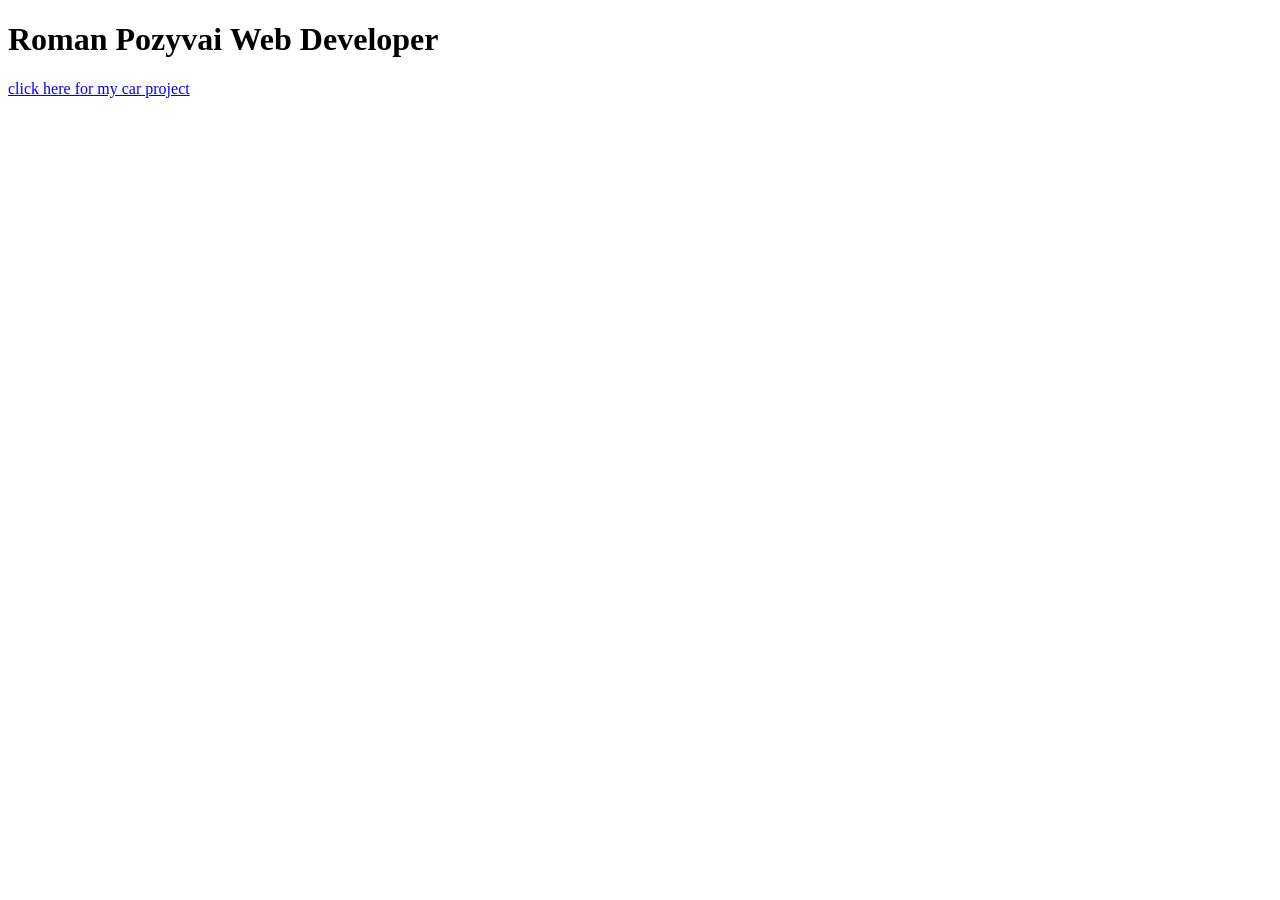
<file: index.html>
<!DOCTYPE html>
<html lang="en">
<head>
    <meta charset="UTF-8">
    <meta name="viewport" content="width=device-width, initial-scale=1.0">
    <title>Roman Pozyvai Web Developer</title>
</head>
<body>
    <h1>Roman Pozyvai Web Developer</h1>
    <a href="https://ymcaaa.github.io/porsche%20project" target="_blank">click here for my car project</a>
</body>
</html>
</file>
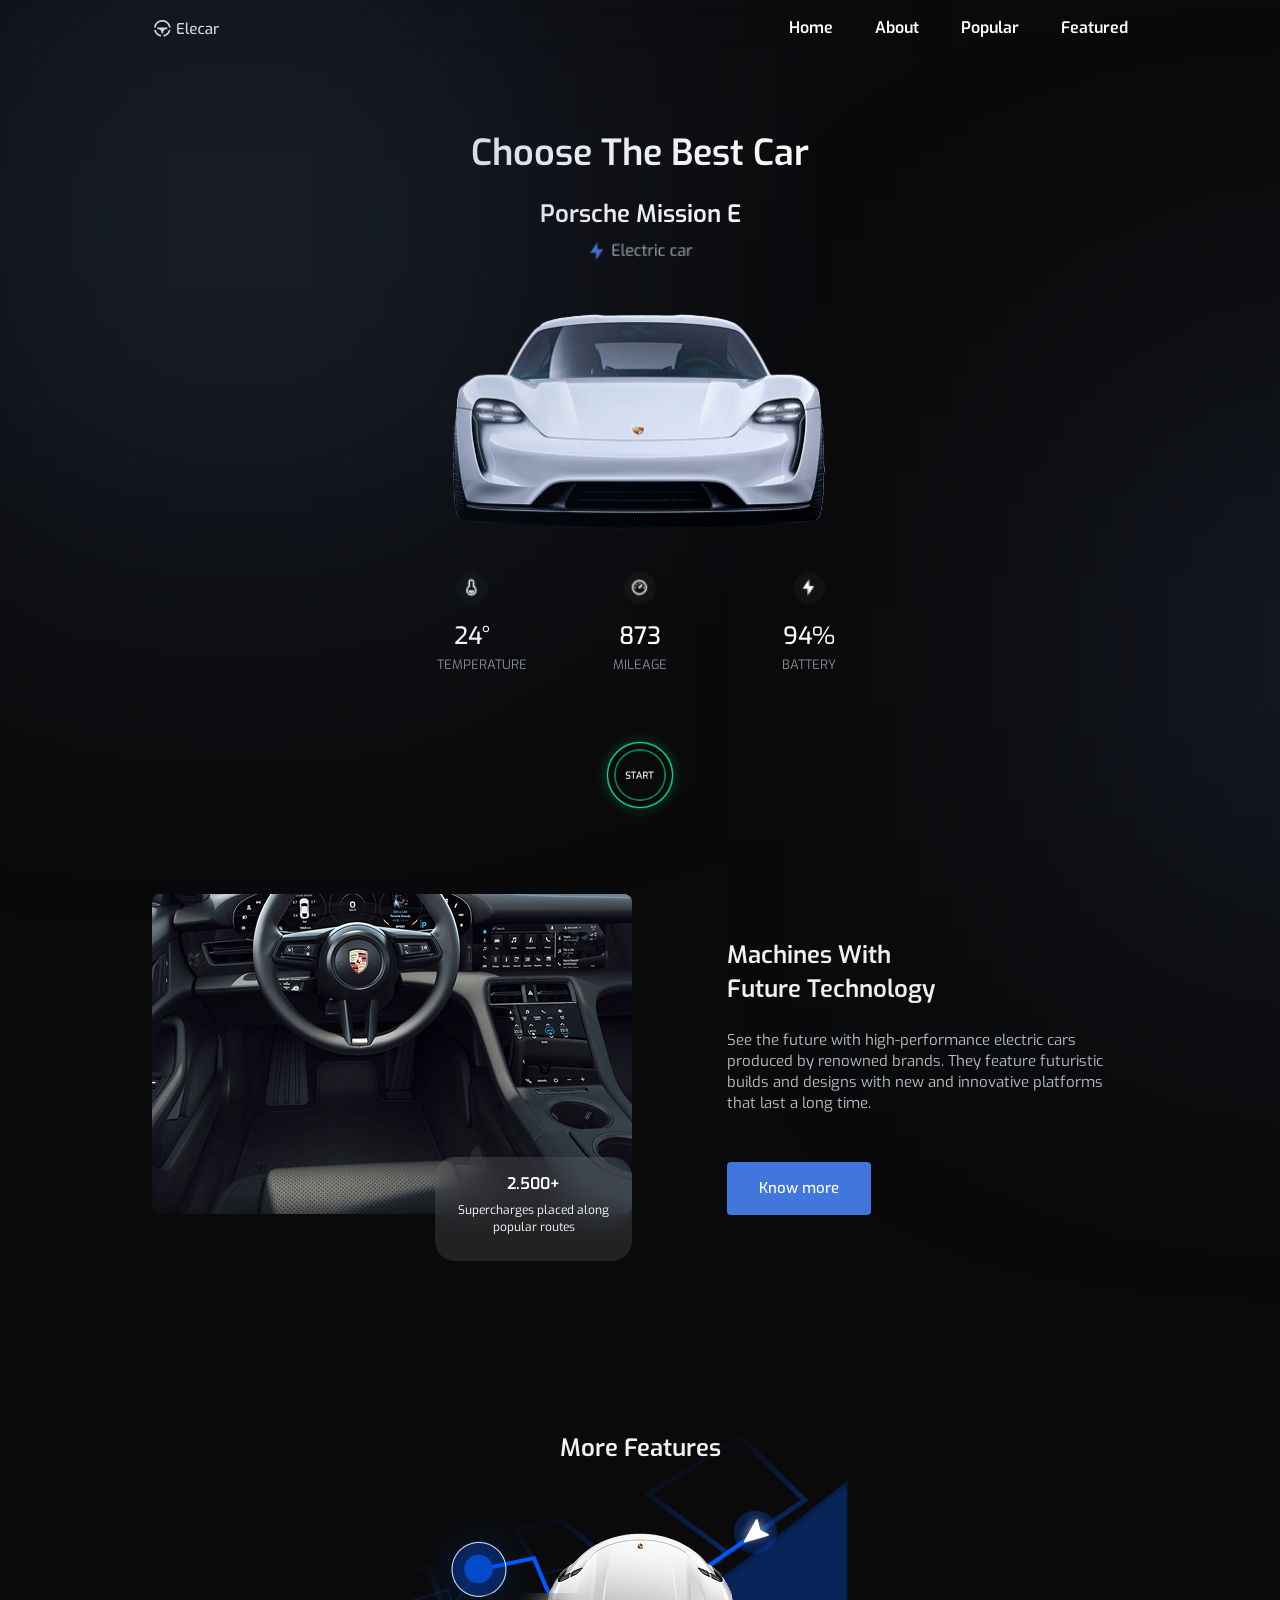
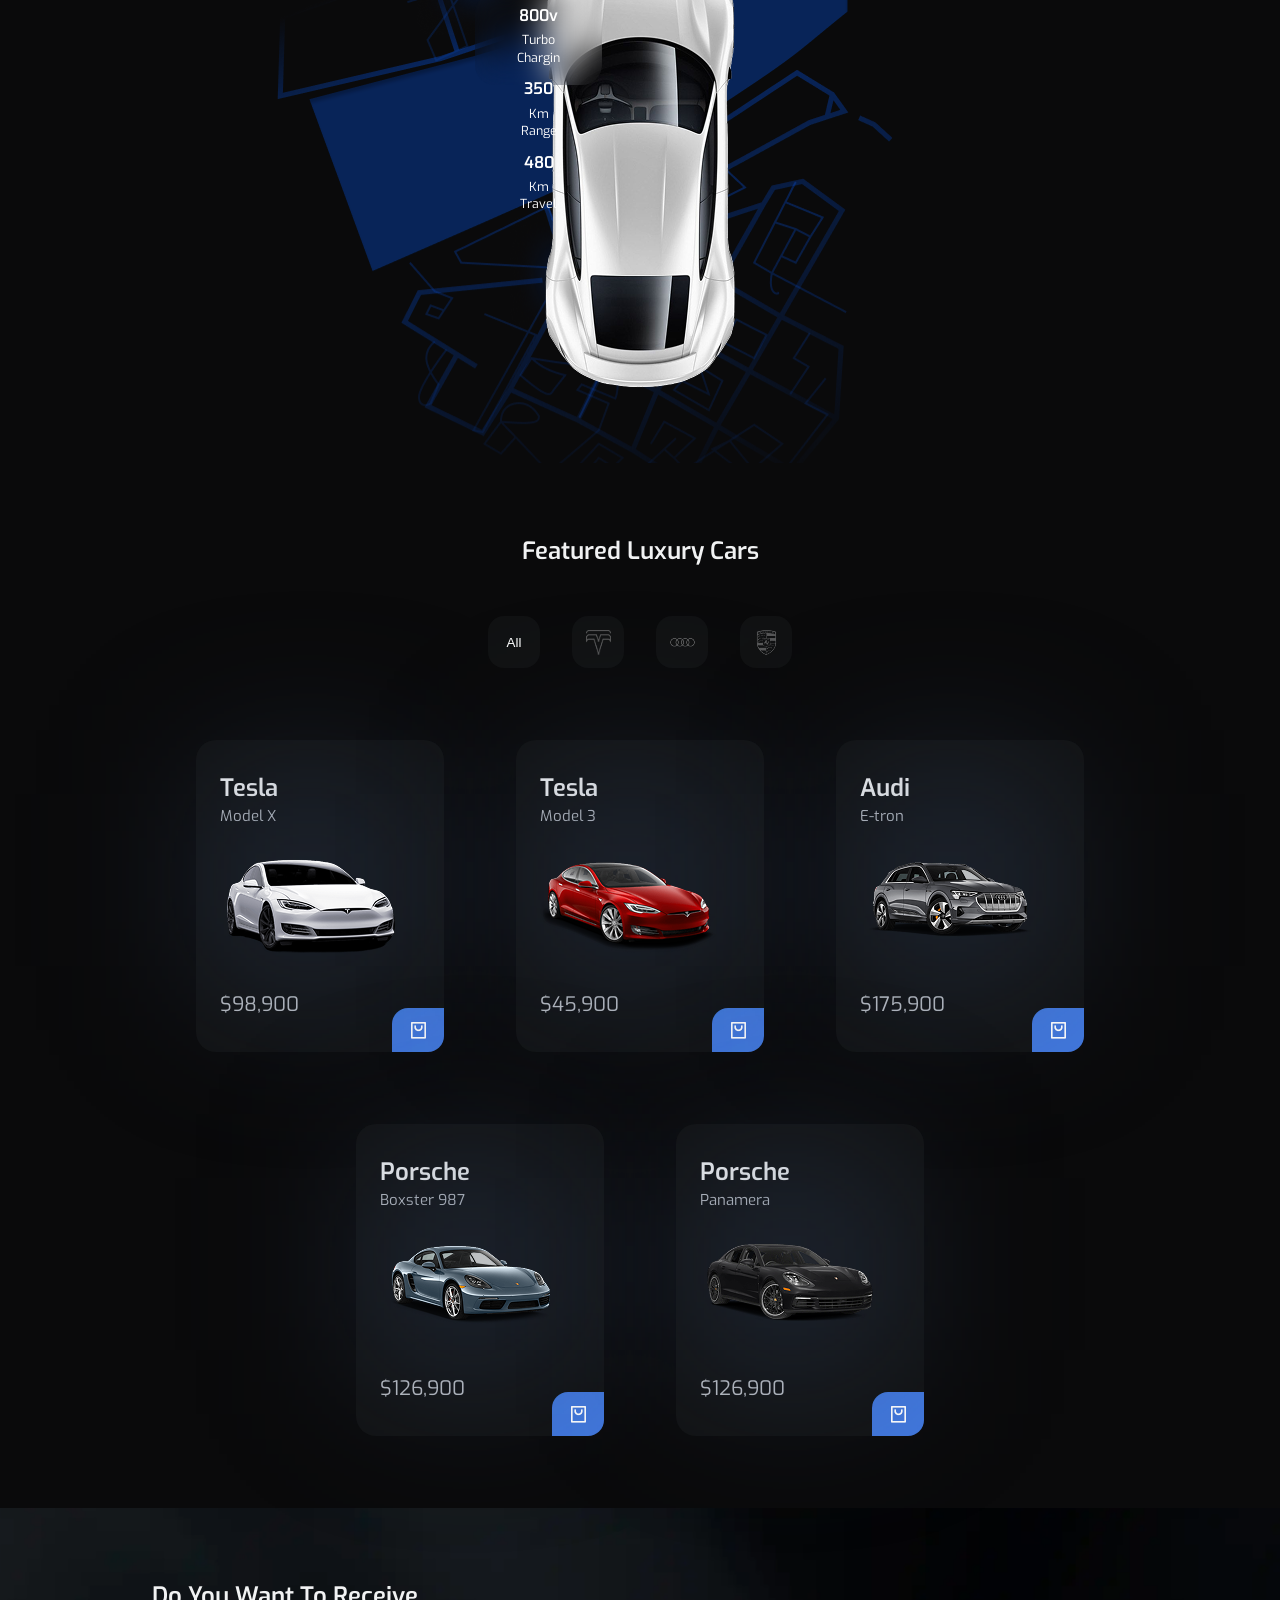
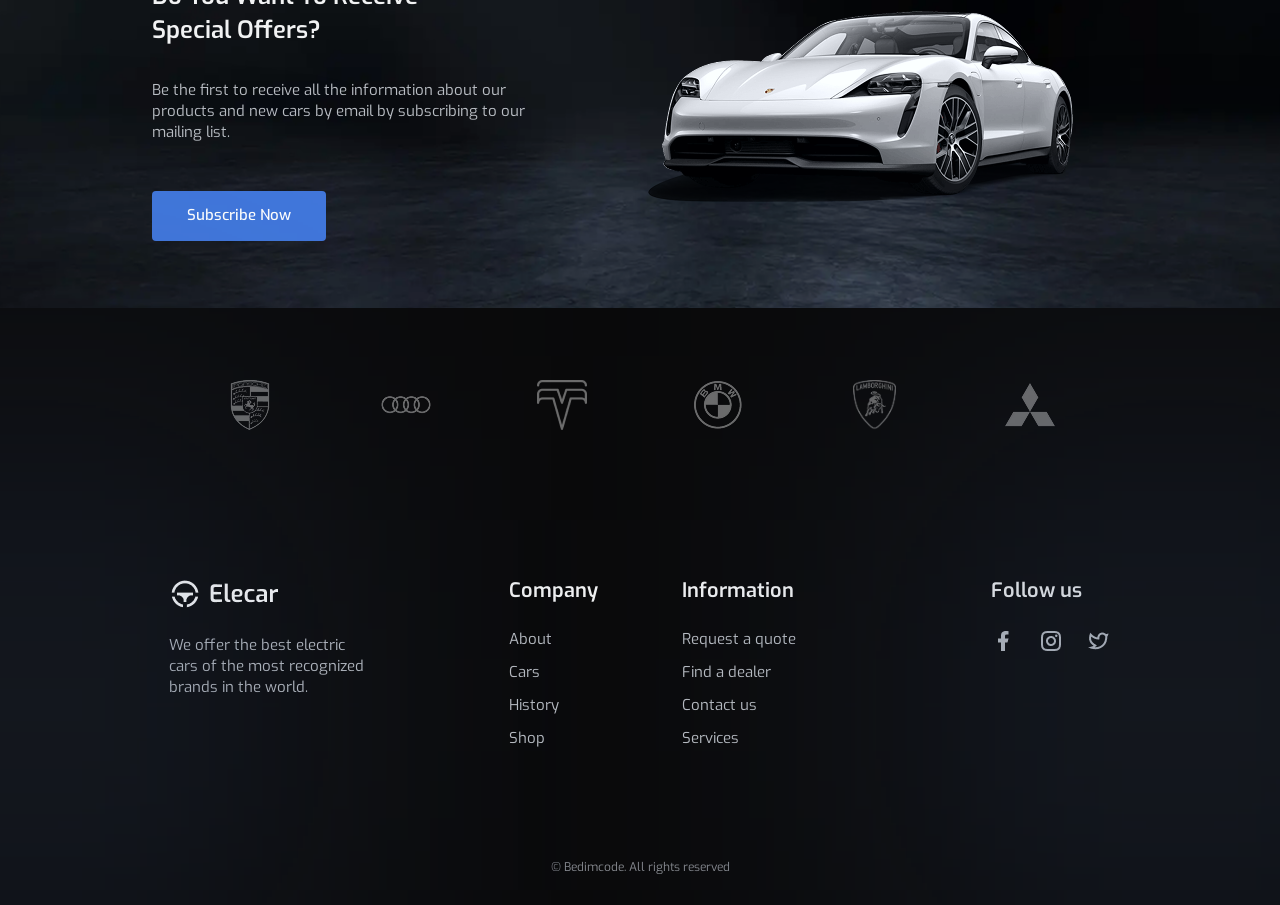
<file: porsche project/index.html>
<!DOCTYPE html>
<html lang="en">

<head>
    <meta charset="UTF-8">
    <meta name="viewport" content="width=device-width, initial-scale=1.0">
    <title>Porsche</title>
    <link rel="icon" type="image/png" sizes="16x16" href="./img/favicon-16x16.png">
    <link rel="stylesheet" href="https://cdnjs.cloudflare.com/ajax/libs/font-awesome/6.7.2/css/all.min.css"
        integrity="sha512-Evv84Mr4kqVGRNSgIGL/F/aIDqQb7xQ2vcrdIwxfjThSH8CSR7PBEakCr51Ck+w+/U6swU2Im1vVX0SVk9ABhg=="
        crossorigin="anonymous" referrerpolicy="no-referrer" />
    <link rel="stylesheet" href="Style.css">
</head>

<body>
    <section class="first-screen">
        <div class="wrap">
            <header>
                <div class="logo"></div>
                <nav class="mobile-menu">
                    <div class="burger-icons">
                        <i id="open" class="fa-solid fa-bars"></i>
                        <i id="close" class="fa-solid fa-x hide"></i>
                    </div>
                    <ul class="mobile-menu-list ">
                        <li>
                            <a href="#">Home</a>
                        </li>
                        <li>
                            <a href="#">About</a>
                        </li>
                        <li>
                            <a href="#">Popular</a>
                        </li>
                        <li>
                            <a href="#">Featured</a>
                        </li>
                    </ul>
                </nav>
                <nav class="desktop-menu">
                    <ul class="desktop-menu-list">
                        <li>
                            <a href="#">Home</a>
                        </li>
                        <li>
                            <a href="#">About</a>
                        </li>
                        <li>
                            <a href="#">Popular</a>
                        </li>
                        <li>
                            <a href="#">Featured</a>
                        </li>
                    </ul>
                </nav>
            </header>
            <h1>Choose The Best Car</h1>
            <div class="PorscheMission">Porsche Mission E</div>
            <div class="elecarImg"></div>
            <div class="mainCarImg"></div>
            <div class="InfoAboutMainCarCont">
                <div class="mainbox">
                    <div class="mainboximg imgtemp"></div>
                    <div class="mainboxindicator">24°</div>
                    <div class="mainboxunits">TEMPERATURE</div>
                </div>
                <div class="mainbox">
                    <div class="mainboximg imgmile"></div>
                    <div class="mainboxindicator">873</div>
                    <div class="mainboxunits">MILEAGE</div>
                </div>
                <div class="mainbox">
                    <div class="mainboximg imgbattery"></div>
                    <div class="mainboxindicator">94%</div>
                    <div class="mainboxunits">BATTERY</div>
                </div>
            </div>
            <div class="buttonStart"></div>
            <div class="blueCloud c1"></div>
            <div class="blueCloud c2"></div>
        </div>
    </section>
    <section class="second-screen">
        <div class="wrap">
            <div class="secondCont">
                <div class="aboutImg">
                    <img src="./img/about 1 (1).png" alt="car interior">
                    <div class="aboutImgContainer">
                        <div class="aboutimgtext t1">2.500+</div>
                        <div class="aboutimgtext t2">Supercharges placed along <br> popular routes</div>
                    </div>
                </div>
                <div class="aboutContent">
                    <div class="title">Machines With <br> Future Technology</div>
                    <div class="description">See the future with high-performance electric cars produced by renowned
                        brands. They feature futuristic builds and designs with new and innovative platforms that last a
                        long time.</div>
                    <button class="btn secondScreenBtn">Know more</button>
                </div>
            </div>
        </div>
    </section>
    <section class="moreFeatures">
        <div class="wrap">
            <div class="title titleCenter">More Features</div>
            <div class="moreFeaturesCarImg">
                <div class="moreFeaturesInfoBoxs position-top">
                    <div class="titleInfoBox">800v</div>
                    <div class="unitsInfoBox">Turbo <br>Chargin</div>
                    <div class="moreFeaturesInfoBoxs position-middle">
                        <div class="titleInfoBox">350</div>
                        <div class="unitsInfoBox">Km <br> Range</div>
                        <div class="moreFeaturesInfoBoxs position-bottom">
                            <div class="titleInfoBox">480</div>
                            <div class="unitsInfoBox">Km <br>Travel</div>
                        </div>
                    </div>
                </div>
    </section>
    <section class="buyCar">
        <div class="wrap">
            <div class="title titleCenter">Featured Luxury Cars</div>
            <div class="buyCarButtons">

                <button class="buyCarBtn" id="buyCarAll">All</button>

                <button class="buyCarBtn" id="buyCarTesla">
                    <div class="buyCarTeslaImg"></div>
                </button>

                <button class="buyCarBtn" id="buyCarAudi">
                    <div class="buyCarAudiImg"></div>
                </button>

                <button class="buyCarBtn" id="buyCarPorsche">
                    <div class="buyCarPorscheImg"></div>
                </button>

            </div>
            <div class="buyCarFlexCont">

                <div class="buyCarBox" data-brand="tesla">
                    <div class="title">Tesla</div>
                    <div class="description">Model X</div>
                    <div class="buyCarBoxImg ModelX"></div>
                    <div class="buyCarBoxPrice">$98,900</div>
                    <div class="buyCarBoxCheckout"></div>
                    <div class="blueCloud buyCarBoxCloud"></div>
                </div>
                <div class="buyCarBox" data-brand="tesla">
                    <div class="title">Tesla</div>
                    <div class="description">Model 3</div>
                    <div class="buyCarBoxImg Model3"></div>
                    <div class="buyCarBoxPrice">$45,900</div>
                    <div class="buyCarBoxCheckout"></div>
                    <div class="blueCloud buyCarBoxCloud"></div>
                </div>
                <div class="buyCarBox" data-brand="audi">
                    <div class="title">Audi</div>
                    <div class="description">E-tron</div>
                    <div class="buyCarBoxImg E-tron"></div>
                    <div class="buyCarBoxPrice">$175,900</div>
                    <div class="buyCarBoxCheckout"></div>
                    <div class="blueCloud buyCarBoxCloud"></div>
                </div>
                <div class="buyCarBox" data-brand="porsche">
                    <div class="title">Porsche</div>
                    <div class="description">Boxster 987</div>
                    <div class="buyCarBoxImg box987"></div>
                    <div class="buyCarBoxPrice">$126,900</div>
                    <div class="buyCarBoxCheckout"></div>
                    <div class="blueCloud buyCarBoxCloud"></div>
                </div>
                <div class="buyCarBox" data-brand="porsche">
                    <div class="title">Porsche</div>
                    <div class="description">Panamera</div>
                    <div class="buyCarBoxImg Panamera"></div>
                    <div class="buyCarBoxPrice">$126,900</div>
                    <div class="buyCarBoxCheckout"></div>
                    <div class="blueCloud buyCarBoxCloud"></div>
                </div>
            </div>
        </div>
    </section>
    <section class="subscription">
        <div class="wrap">
            <div class="title">Do You Want To Receive <br>Special Offers?</div>
            <div class="description subscriptionText">Be the first to receive all the information about our products and
                new cars by email by subscribing to our mailing list.</div>
            <button class="btn Subscribtionbtn">Subscribe Now</button>

        </div>
    </section>
    <section class="logos">
        <div class="wrap ">
            <div class="logoFlex">
                <div class="logoBox PorscheLogo"></div>
                <div class="logoBox AudiLogo"></div>
                <div class="logoBox TeslaLogo"></div>
                <div class="logoBox BMWLogo"></div>
                <div class="logoBox LamboLogo"></div>
                <div class="logoBox MerLogo"></div>
            </div>
        </div>
    </section>
    <footer>
        <div class="wrap">
            <div class="footerFlex">
                <div class="footerInside">
                    <div class="footerBoxDescription">
                        <div class="footerElecarImg"></div>
                        <div class="description">We offer the best electric cars of the most recognized brands in the
                            world.</div>
                    </div>
                    <div class="footerbox">
                        <div class="footerTitle">Company</div>
                        <ul>
                            <li>
                                <a href="#" class="description">About</a>
                            </li>
                            <li>
                                <a href="#" class="description">Cars</a>
                            </li>
                            <li>
                                <a href="#" class="description">History</a>
                            </li>
                            <li>
                                <a href="#" class="description">Shop</a>
                            </li>
                        </ul>
                    </div>
                </div>
                <div class="footerInside">
                    <div class="footerbox">
                        <div class="footerTitle">Information</div>
                        <ul>
                            <li>
                                <a href="#" class="description">Request a quote</a>
                            </li>
                            <li>
                                <a href="#" class="description">Find a dealer</a>
                            </li>
                            <li>
                                <a href="#" class="description">Contact us</a>
                            </li>
                            <li>
                                <a href="#" class="description">Services</a>
                            </li>
                        </ul>
                    </div>
                    <div class="footerbox">
                        <div class="footerTitle">Follow us</div>
                        <div class="footerImgBoxHolder">
                            <div class="footerImgBox facebook"></div>
                            <div class="footerImgBox instagram"></div>
                            <div class="footerImgBox twitter"></div>
                        </div>
                    </div>
                </div>
            </div>
            <div class="copyright">© Bedimcode. All rights reserved</div>

        </div>
        <div class="blueCloud c3"></div>
        <div class="blueCloud c4"></div>
    </footer>
    
    <script src="script.js"></script>
</body>



</html>
<!--
ind = indicator
ind = 
якщо потрібно поставити блоки горизонтально один відносно одното треба застосувати display Flex, flex призначається батьку а впливає на дітей
-->
</file>
<file: porsche project/Style.css>
@import url('https://fonts.googleapis.com/css2?family=Exo:ital,wght@0,100..900;1,100..900&display=swap');
@import url("./firstScreen.css");
@import url("./secondScreen.css");
@import url("./moreFeatures.css");
@import url("./buyCar.css");
@import url("./subscription.css");
@import url("./logos.css");
@import url("./footer.css");
body{
    background-color: var(--dark-color);
    overflow: hidden;
}
*{
    margin: 0;
    padding: 0;
    box-sizing: border-box;
}
:root{
    --dark-color:#0A0A0B;
    --font-exo: "Exo", sans-serif;
}
.wrap{
    max-width: 1024px;
    margin: auto;
    padding: 0 24px;
}
ul{
    list-style: none;
}
a{
    text-decoration: none;
}
img{
    width: 100%;
}
.blueCloud{
    background: #374A6D80;
    filter: blur(180px);
    position: absolute;
}
.c1{
    width: 400px;
    height: 400px;
    top: -59px;
    left: -141px;
}
.c2{
    width: 300px;
    height: 300px;
    top: 457px;
    left: 200px;
}
.c3{
    width: 300px;
    height: 300px;
    top: 0px;
    left: -176px;
    filter: blur(160px);
}
.c4{
    width: 300px;
    height: 300px;
    top: 180px;
    left: 280px;
    filter: blur(160px);
}
.buyCarBoxCloud{
    width: 180px;
    height: 180px;
    filter: blur(90px);
    top: 50px;
}
.title{
    font-family: var(--font-exo);
    font-weight: 600;
    font-size: 20px;
    line-height: 140%;
    color: #F1F2F3;
}
.titleCenter{
    width: fit-content;
    margin: auto;
}
.description{
    font-family: var(--font-exo);
    font-weight: 400;
    font-size: 15px;
    line-height: 140%;
    color: #BABEC4;
}
.btn{
    font-family: var(--font-exo);
    font-weight: 500;
    font-size: 15px;
    line-height: 140%;
    color: #ffffff;
    background-color: #4177DC;
    border: none;
}
@media (min-width:500px){
    .c1{
        width: 500px;
        height: 500px;
        top: -28px;
        left: -138px;
    }
    .c2{
        width: 400px;
        height: 400px;
        top: 454px;
        left: 1024px;
    }
    .c3{
        width: 400px;
        height: 400px;
        filter: blur(180px);
        top: 0px;
    }
    .c4{
        width: 400px;
        height: 400px;
        filter: blur(180px);  
        left: calc(100vw - 300px); 
        top: 0px;
    }
    .title{
        font-size: 24px;
    }
    
}
</file>
